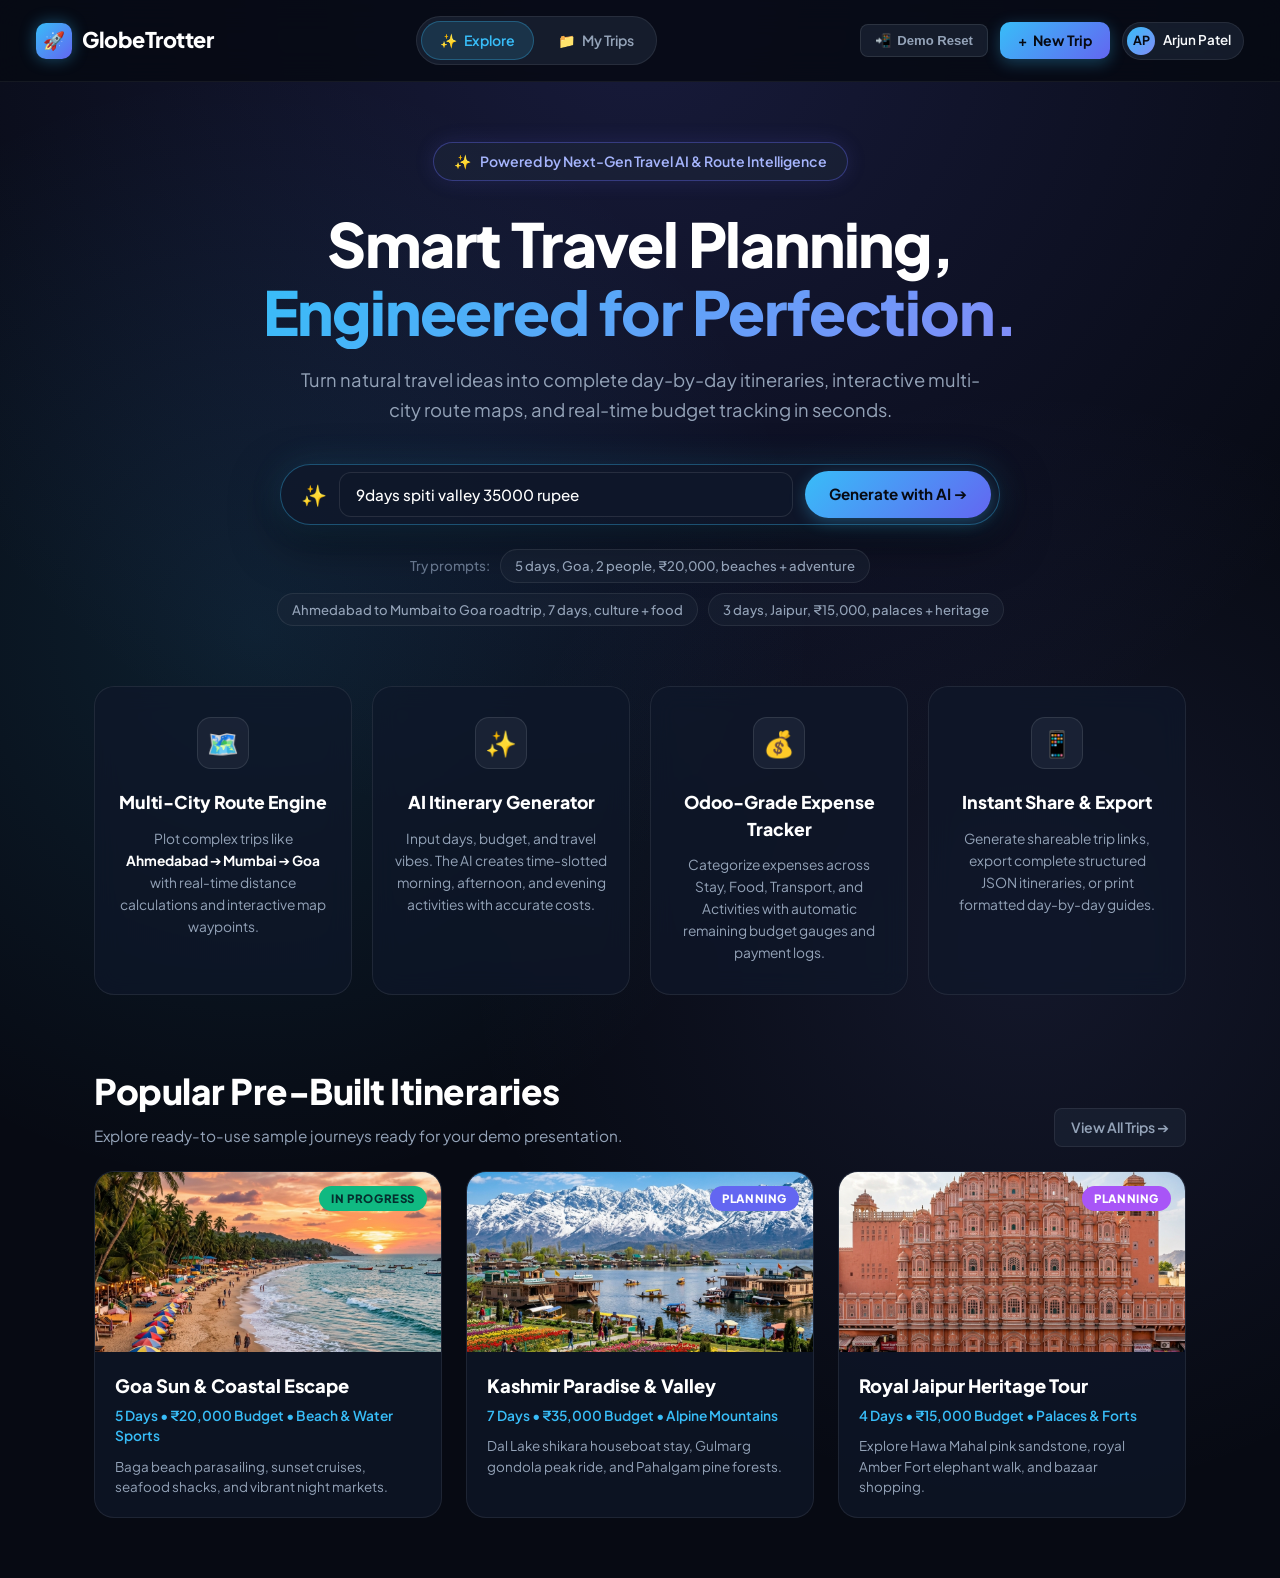
<file: static/index.html>
<!DOCTYPE html>
<html lang="en">
<head>
  <meta charset="UTF-8"/>
  <meta name="viewport" content="width=device-width, initial-scale=1.0"/>
  <meta name="description" content="GlobeTrotter — Smart Travel Planning, Engineered for Perfection."/>
  <title>GlobeTrotter — Smart AI Travel Planner</title>
  <link rel="stylesheet" href="/static/style.css"/>
  <link rel="preconnect" href="https://fonts.googleapis.com">
  <link rel="preconnect" href="https://fonts.gstatic.com" crossorigin>
  <link href="https://fonts.googleapis.com/css2?family=Plus+Jakarta+Sans:wght@400;500;600;700;800&display=swap" rel="stylesheet">
  <style>
    :root {
      --bg-dark: #070a13;
      --card-bg: rgba(15, 23, 42, 0.7);
      --border-glow: rgba(56, 189, 248, 0.35);
      --primary-cyan: #38bdf8;
      --primary-blue: #6366f1;
      --primary-gradient: linear-gradient(135deg, #38bdf8 0%, #6366f1 100%);
      --text-main: #f8fafc;
      --text-muted: #94a3b8;
    }

    * { box-sizing: border-box; margin: 0; padding: 0; }

    body {
      font-family: 'Plus Jakarta Sans', system-ui, -apple-system, sans-serif;
      background: var(--bg-dark);
      background-image: 
        radial-gradient(circle at 50% 0%, rgba(99, 102, 241, 0.18) 0%, transparent 50%),
        radial-gradient(circle at 20% 40%, rgba(56, 189, 248, 0.12) 0%, transparent 40%),
        radial-gradient(circle at 80% 60%, rgba(129, 140, 248, 0.1) 0%, transparent 40%);
      color: var(--text-main);
      min-height: 100vh;
      display: flex;
      flex-direction: column;
      overflow-x: hidden;
    }

    /* ── Header / Navbar ────────────────────────────────────────── */
    .nav-container {
      display: flex;
      align-items: center;
      justify-content: space-between;
      padding: 16px 36px;
      background: rgba(7, 10, 19, 0.85);
      backdrop-filter: blur(16px);
      border-bottom: 1px solid rgba(255, 255, 255, 0.06);
      position: sticky; top: 0; z-index: 500;
    }

    .brand-logo {
      display: flex; align-items: center; gap: 10px;
      text-decoration: none; font-size: 1.35rem; font-weight: 800;
      color: #ffffff; letter-spacing: -0.5px;
    }
    .brand-logo-icon {
      width: 36px; height: 36px;
      background: var(--primary-gradient);
      border-radius: 10px;
      display: flex; align-items: center; justify-content: center;
      font-size: 1.1rem;
      box-shadow: 0 0 16px rgba(56, 189, 248, 0.4);
    }

    .nav-center-pills {
      display: flex; align-items: center; gap: 6px;
      background: rgba(30, 41, 59, 0.6);
      border: 1px solid rgba(255, 255, 255, 0.08);
      padding: 4px; border-radius: 999px;
    }
    .nav-pill {
      color: var(--text-muted);
      text-decoration: none;
      padding: 8px 18px;
      border-radius: 999px;
      font-size: 0.88rem; font-weight: 600;
      display: flex; align-items: center; gap: 6px;
      transition: all 0.2s ease;
    }
    .nav-pill:hover { color: var(--text-main); background: rgba(255, 255, 255, 0.06); }
    .nav-pill.active {
      background: rgba(56, 189, 248, 0.15);
      color: var(--primary-cyan);
      border: 1px solid rgba(56, 189, 248, 0.3);
    }

    .nav-right-actions {
      display: flex; align-items: center; gap: 12px;
    }
    .btn-demo-reset {
      background: rgba(30, 41, 59, 0.6);
      border: 1px solid rgba(255, 255, 255, 0.1);
      color: var(--text-muted);
      padding: 8px 14px; border-radius: 8px;
      font-size: 0.82rem; font-weight: 600; cursor: pointer;
      display: flex; align-items: center; gap: 6px;
      transition: all 0.2s;
    }
    .btn-demo-reset:hover { color: #fff; border-color: rgba(255,255,255,0.3); }

    .btn-new-trip {
      background: var(--primary-gradient);
      color: #070a13; font-weight: 700; font-size: 0.88rem;
      padding: 8px 18px; border-radius: 10px;
      text-decoration: none;
      box-shadow: 0 4px 16px rgba(56, 189, 248, 0.3);
      transition: all 0.2s;
      display: flex; align-items: center; gap: 6px;
    }
    .btn-new-trip:hover { transform: translateY(-1px); box-shadow: 0 6px 20px rgba(56, 189, 248, 0.45); }

    .user-profile-pill {
      display: flex; align-items: center; gap: 8px;
      background: rgba(30, 41, 59, 0.6);
      border: 1px solid rgba(255, 255, 255, 0.08);
      padding: 4px 12px 4px 4px; border-radius: 999px;
    }
    .user-avatar-img {
      width: 28px; height: 28px; border-radius: 50%;
      background: linear-gradient(135deg, #38bdf8, #818cf8);
      display: flex; align-items: center; justify-content: center;
      font-weight: 700; font-size: 0.78rem; color: #070a13;
    }
    .user-name { font-size: 0.84rem; font-weight: 600; color: var(--text-main); }

    /* ── Hero Main Section ──────────────────────────────────────── */
    .hero-wrapper {
      max-width: 1140px;
      margin: 0 auto;
      padding: 60px 24px;
      text-align: center;
      display: flex; flex-direction: column; align-items: center;
    }

    .badge-ai-intel {
      display: inline-flex; align-items: center; gap: 8px;
      background: rgba(30, 41, 59, 0.5);
      border: 1px solid rgba(99, 102, 241, 0.4);
      box-shadow: 0 0 20px rgba(99, 102, 241, 0.15);
      border-radius: 999px;
      padding: 8px 20px;
      font-size: 0.88rem; font-weight: 600;
      color: #a5b4fc;
      margin-bottom: 28px;
    }

    .hero-main-title {
      font-size: 3.8rem; font-weight: 800;
      line-height: 1.12; letter-spacing: -1.2px;
      color: #ffffff; max-width: 860px;
      margin-bottom: 20px;
    }
    .hero-gradient-text {
      background: linear-gradient(135deg, #38bdf8 0%, #818cf8 100%);
      -webkit-background-clip: text;
      -webkit-text-fill-color: transparent;
    }

    .hero-subtitle {
      font-size: 1.15rem; color: var(--text-muted);
      max-width: 680px; line-height: 1.6;
      font-weight: 400; margin-bottom: 40px;
    }

    /* ── Interactive Prompt Input Bar ────────────────────────────── */
    .prompt-box-container {
      width: 100%; max-width: 720px;
      background: rgba(15, 23, 42, 0.75);
      border: 1.5px solid rgba(56, 189, 248, 0.35);
      box-shadow: 0 0 32px rgba(56, 189, 248, 0.15), 0 16px 48px rgba(0,0,0,0.5);
      border-radius: 999px;
      padding: 6px 8px 6px 20px;
      display: flex; align-items: center; gap: 12px;
      margin-bottom: 24px;
      transition: all 0.3s ease;
    }
    .prompt-box-container:focus-within {
      border-color: var(--primary-cyan);
      box-shadow: 0 0 40px rgba(56, 189, 248, 0.3), 0 20px 50px rgba(0,0,0,0.6);
    }
    .prompt-sparkle { font-size: 1.3rem; color: var(--primary-cyan); }
    .prompt-input {
      flex: 1; background: transparent; border: none; outline: none;
      color: #ffffff; font-size: 1.05rem; font-weight: 500;
      font-family: inherit;
    }
    .prompt-input::placeholder { color: #64748b; }
    
    .btn-generate-ai {
      background: var(--primary-gradient);
      color: #070a13; font-weight: 700; font-size: 0.95rem;
      padding: 12px 24px; border-radius: 999px; border: none;
      cursor: pointer; display: flex; align-items: center; gap: 8px;
      box-shadow: 0 4px 16px rgba(56, 189, 248, 0.3);
      transition: all 0.2s; white-space: nowrap;
      text-decoration: none;
    }
    .btn-generate-ai:hover { opacity: 0.92; transform: scale(1.02); }

    /* ── Try Prompt Chips ────────────────────────────────────────── */
    .chips-row {
      display: flex; align-items: center; justify-content: center;
      flex-wrap: wrap; gap: 10px; max-width: 850px;
      margin-bottom: 60px;
    }
    .chips-label { font-size: 0.84rem; color: #64748b; font-weight: 500; }
    .chip-item {
      background: rgba(30, 41, 59, 0.4);
      border: 1px solid rgba(255, 255, 255, 0.08);
      color: var(--text-muted); padding: 6px 14px;
      border-radius: 999px; font-size: 0.82rem; font-weight: 500;
      cursor: pointer; transition: all 0.2s; text-decoration: none;
    }
    .chip-item:hover {
      background: rgba(56, 189, 248, 0.12);
      border-color: rgba(56, 189, 248, 0.3);
      color: var(--primary-cyan);
    }

    /* ── 4 Feature Cards Grid ────────────────────────────────────── */
    .features-grid {
      display: grid;
      grid-template-columns: repeat(4, 1fr);
      gap: 20px;
      width: 100%; max-width: 1140px;
      margin-bottom: 70px;
    }
    .feature-card {
      background: rgba(15, 23, 42, 0.7);
      border: 1px solid rgba(255, 255, 255, 0.08);
      border-radius: 20px; padding: 30px 22px;
      text-align: center; transition: all 0.3s ease;
      backdrop-filter: blur(12px);
      display: flex; flex-direction: column; align-items: center;
    }
    .feature-card:hover {
      border-color: rgba(56, 189, 248, 0.4);
      transform: translateY(-6px);
      box-shadow: 0 16px 40px rgba(0, 0, 0, 0.5), 0 0 20px rgba(56, 189, 248, 0.15);
    }
    .feature-icon-box {
      width: 52px; height: 52px; border-radius: 14px;
      background: rgba(30, 41, 59, 0.7);
      border: 1px solid rgba(255, 255, 255, 0.1);
      display: flex; align-items: center; justify-content: center;
      font-size: 1.6rem; margin-bottom: 20px;
    }
    .feature-title {
      font-size: 1.1rem; font-weight: 800; color: #ffffff;
      margin-bottom: 12px;
    }
    .feature-desc {
      font-size: 0.86rem; color: var(--text-muted);
      line-height: 1.6; font-weight: 400;
    }
    .feature-desc strong { color: #ffffff; }

    /* ── Popular Pre-Built Itineraries Section ───────────────────── */
    .prebuilt-section {
      width: 100%; max-width: 1140px;
      text-align: left;
    }
    .prebuilt-header {
      display: flex; justify-content: space-between; align-items: flex-end;
      margin-bottom: 24px; flex-wrap: wrap; gap: 16px;
    }
    .prebuilt-title h2 {
      font-size: 2.2rem; font-weight: 800; color: #ffffff;
      letter-spacing: -0.5px; margin-bottom: 6px;
    }
    .prebuilt-title p {
      color: var(--text-muted); font-size: 0.96rem;
    }
    .btn-view-all {
      color: var(--text-muted); text-decoration: none; font-size: 0.88rem; font-weight: 600;
      padding: 8px 16px; border-radius: 8px; background: rgba(30, 41, 59, 0.5);
      border: 1px solid rgba(255, 255, 255, 0.08); transition: all 0.2s;
    }
    .btn-view-all:hover { color: var(--primary-cyan); border-color: rgba(56, 189, 248, 0.3); }

    .itinerary-cards-grid {
      display: grid;
      grid-template-columns: repeat(3, 1fr);
      gap: 24px;
    }
    .itinerary-card {
      background: rgba(15, 23, 42, 0.7);
      border: 1px solid rgba(255, 255, 255, 0.08);
      border-radius: 20px; overflow: hidden;
      transition: all 0.3s ease; text-decoration: none; color: inherit;
    }
    .itinerary-card:hover {
      border-color: rgba(56, 189, 248, 0.4);
      transform: translateY(-5px);
      box-shadow: 0 16px 36px rgba(0, 0, 0, 0.5);
    }
    .card-img-wrap {
      height: 180px; position: relative; overflow: hidden;
    }
    .card-img-wrap img {
      width: 100%; height: 100%; object-fit: cover;
      transition: transform 0.4s ease;
    }
    .itinerary-card:hover .card-img-wrap img { transform: scale(1.06); }
    .status-badge {
      position: absolute; top: 14px; right: 14px;
      padding: 4px 12px; border-radius: 999px;
      font-size: 0.72rem; font-weight: 800; letter-spacing: 0.6px;
      text-transform: uppercase;
    }
    .status-badge.in-progress { background: #10b981; color: #042f2e; }
    .status-badge.planning { background: #6366f1; color: #ffffff; }
    .status-badge.purple { background: #a855f7; color: #ffffff; }

    .itinerary-card-body { padding: 20px; }
    .itinerary-card-title { font-size: 1.15rem; font-weight: 800; color: #ffffff; margin-bottom: 6px; }
    .itinerary-card-sub { font-size: 0.86rem; color: var(--primary-cyan); font-weight: 600; margin-bottom: 10px; }
    .itinerary-card-desc { font-size: 0.84rem; color: var(--text-muted); line-height: 1.5; }

    @media (max-width: 900px) {
      .hero-main-title { font-size: 2.6rem; }
      .features-grid { grid-template-columns: repeat(2, 1fr); }
      .itinerary-cards-grid { grid-template-columns: 1fr; }
      .nav-container { padding: 12px 18px; flex-wrap: wrap; gap: 10px; }
    }
  </style>
</head>
<body>

  <!-- Navbar -->
  <header class="nav-container">
    <a href="/" class="brand-logo">
      <div class="brand-logo-icon">🚀</div>
      <span>GlobeTrotter</span>
    </a>

    <div class="nav-center-pills">
      <a href="/" class="nav-pill active">
        <span>✨</span> Explore
      </a>
      <a href="/static/dashboard.html" class="nav-pill">
        <span>📁</span> My Trips
      </a>
    </div>

    <div class="nav-right-actions">
      <button class="btn-demo-reset" onclick="location.reload()">
        <span>📲</span> Demo Reset
      </button>
      <a href="/static/create-trip.html" class="btn-new-trip">
        <span>+</span> New Trip
      </a>
      <div class="user-profile-pill">
        <div class="user-avatar-img">AP</div>
        <span class="user-name">Arjun Patel</span>
      </div>
    </div>
  </header>

  <!-- Hero Section -->
  <main class="hero-wrapper">
    <div class="badge-ai-intel">
      <span>✨</span> Powered by Next-Gen Travel AI & Route Intelligence
    </div>

    <h1 class="hero-main-title">
      Smart Travel Planning,<br/>
      <span class="hero-gradient-text">Engineered for Perfection.</span>
    </h1>

    <p class="hero-subtitle">
      Turn natural travel ideas into complete day-by-day itineraries, interactive multi-city route maps, and real-time budget tracking in seconds.
    </p>

    <!-- Prompt Search Input Box -->
    <div class="prompt-box-container">
      <span class="prompt-sparkle">✨</span>
      <input type="text" id="aiPromptInput" class="prompt-input" value="9days spiti valley 35000 rupee" placeholder="Describe your trip idea (e.g. 5 days in Goa with beaches)..."/>
      <a href="/static/create-trip.html" class="btn-generate-ai" onclick="submitAiPrompt(event)">
        Generate with AI ➔
      </a>
    </div>

    <!-- Try Prompts Chips -->
    <div class="chips-row">
      <span class="chips-label">Try prompts:</span>
      <div class="chip-item" onclick="setPrompt('5 days, Goa, 2 people, ₹20,000, beaches + adventure')">
        5 days, Goa, 2 people, ₹20,000, beaches + adventure
      </div>
      <div class="chip-item" onclick="setPrompt('Ahmedabad to Mumbai to Goa roadtrip, 7 days, culture + food')">
        Ahmedabad to Mumbai to Goa roadtrip, 7 days, culture + food
      </div>
      <div class="chip-item" onclick="setPrompt('3 days, Jaipur, ₹15,000, palaces + heritage')">
        3 days, Jaipur, ₹15,000, palaces + heritage
      </div>
    </div>

    <!-- 4 Feature Cards Grid (Matching User Screenshot 1) -->
    <div class="features-grid">
      <div class="feature-card">
        <div class="feature-icon-box">🗺️</div>
        <h3 class="feature-title">Multi-City Route Engine</h3>
        <p class="feature-desc">Plot complex trips like <strong>Ahmedabad ➔ Mumbai ➔ Goa</strong> with real-time distance calculations and interactive map waypoints.</p>
      </div>

      <div class="feature-card">
        <div class="feature-icon-box">✨</div>
        <h3 class="feature-title">AI Itinerary Generator</h3>
        <p class="feature-desc">Input days, budget, and travel vibes. The AI creates time-slotted morning, afternoon, and evening activities with accurate costs.</p>
      </div>

      <div class="feature-card">
        <div class="feature-icon-box">💰</div>
        <h3 class="feature-title">Odoo-Grade Expense Tracker</h3>
        <p class="feature-desc">Categorize expenses across Stay, Food, Transport, and Activities with automatic remaining budget gauges and payment logs.</p>
      </div>

      <div class="feature-card">
        <div class="feature-icon-box">📱</div>
        <h3 class="feature-title">Instant Share & Export</h3>
        <p class="feature-desc">Generate shareable trip links, export complete structured JSON itineraries, or print formatted day-by-day guides.</p>
      </div>
    </div>

    <!-- Popular Pre-Built Itineraries Section (Matching User Screenshot 1) -->
    <section class="prebuilt-section">
      <div class="prebuilt-header">
        <div class="prebuilt-title">
          <h2>Popular Pre-Built Itineraries</h2>
          <p>Explore ready-to-use sample journeys ready for your demo presentation.</p>
        </div>
        <a href="/static/dashboard.html" class="btn-view-all">View All Trips ➔</a>
      </div>

      <div class="itinerary-cards-grid">
        <a href="/static/trip-details.html?id=1" class="itinerary-card">
          <div class="card-img-wrap">
            <img src="/static/images/goa.jpg" alt="Goa Vacation"/>
            <span class="status-badge in-progress">IN PROGRESS</span>
          </div>
          <div class="itinerary-card-body">
            <h3 class="itinerary-card-title">Goa Sun & Coastal Escape</h3>
            <p class="itinerary-card-sub">5 Days • ₹20,000 Budget • Beach & Water Sports</p>
            <p class="itinerary-card-desc">Baga beach parasailing, sunset cruises, seafood shacks, and vibrant night markets.</p>
          </div>
        </a>

        <a href="/static/trip-details.html?id=2" class="itinerary-card">
          <div class="card-img-wrap">
            <img src="/static/images/kashmir.jpg" alt="Kashmir Retreat"/>
            <span class="status-badge planning">PLANNING</span>
          </div>
          <div class="itinerary-card-body">
            <h3 class="itinerary-card-title">Kashmir Paradise & Valley</h3>
            <p class="itinerary-card-sub">7 Days • ₹35,000 Budget • Alpine Mountains</p>
            <p class="itinerary-card-desc">Dal Lake shikara houseboat stay, Gulmarg gondola peak ride, and Pahalgam pine forests.</p>
          </div>
        </a>

        <a href="/static/trip-details.html?id=3" class="itinerary-card">
          <div class="card-img-wrap">
            <img src="/static/images/jaipur.jpg" alt="Jaipur Heritage"/>
            <span class="status-badge purple">PLANNING</span>
          </div>
          <div class="itinerary-card-body">
            <h3 class="itinerary-card-title">Royal Jaipur Heritage Tour</h3>
            <p class="itinerary-card-sub">4 Days • ₹15,000 Budget • Palaces & Forts</p>
            <p class="itinerary-card-desc">Explore Hawa Mahal pink sandstone, royal Amber Fort elephant walk, and bazaar shopping.</p>
          </div>
        </a>
      </div>
    </section>

  </main>

  <script>
    function setPrompt(text) {
      document.getElementById('aiPromptInput').value = text;
    }
    function submitAiPrompt(e) {
      const val = document.getElementById('aiPromptInput').value;
      if (val) {
        localStorage.setItem('globetrotter_ai_prompt', val);
      }
    }
  </script>
</body>
</html>
</file>
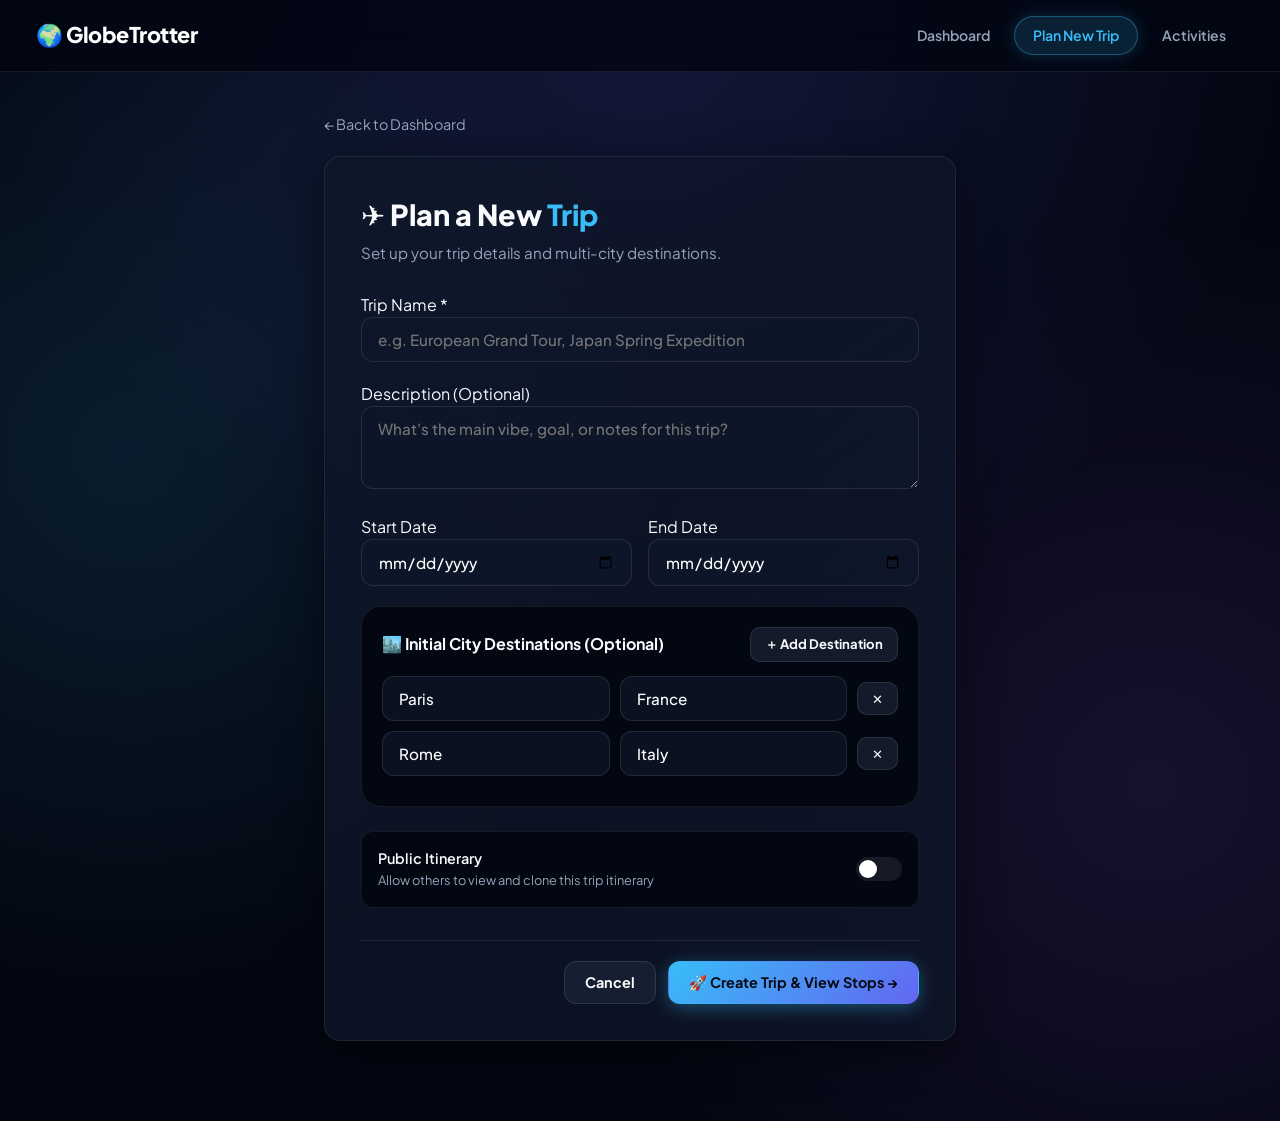
<file: static/create-trip.html>
<!DOCTYPE html>
<html lang="en">
<head>
  <meta charset="UTF-8"/>
  <meta name="viewport" content="width=device-width, initial-scale=1.0"/>
  <meta name="description" content="Plan a new travel adventure on GlobeTrotter — set dates, trip name, multi-city stops, and description."/>
  <title>Plan New Trip — GlobeTrotter</title>
  <link rel="stylesheet" href="/static/style.css"/>
  <style>
    .create-wrapper {
      max-width: 680px;
      margin: 40px auto 80px;
      padding: 0 24px;
    }

    .back-link {
      display: inline-flex; align-items: center; gap: 6px;
      color: var(--muted); text-decoration: none; font-size: 0.9rem;
      margin-bottom: 20px; transition: color var(--transition);
    }
    .back-link:hover { color: var(--primary); }

    .create-card {
      background: var(--surface);
      border: 1px solid var(--border);
      border-radius: 16px;
      padding: 36px;
      box-shadow: var(--shadow);
    }

    .form-header {
      margin-bottom: 28px;
    }
    .form-header h1 { font-size: 1.8rem; font-weight: 800; margin-bottom: 6px; }
    .form-header h1 span { color: var(--primary); }
    .form-header p { color: var(--muted); font-size: 0.95rem; }

    .form-section {
      display: flex; flex-direction: column; gap: 20px;
    }

    .date-row {
      display: grid; grid-template-columns: 1fr 1fr; gap: 16px;
    }

    .error-box {
      background: rgba(248,113,113,.12);
      border: 1px solid var(--danger);
      color: #f87171;
      padding: 12px 16px; border-radius: var(--radius-sm);
      font-size: 0.88rem; font-weight: 500;
      display: none; margin-bottom: 16px;
    }

    .visibility-toggle {
      display: flex; align-items: center; justify-content: space-between;
      padding: 16px; background: var(--bg); border: 1px solid var(--border);
      border-radius: var(--radius-sm); margin-top: 4px;
    }
    .visibility-toggle .info { display: flex; flex-direction: column; gap: 2px; }
    .visibility-toggle .title { font-size: 0.9rem; font-weight: 600; }
    .visibility-toggle .sub { font-size: 0.8rem; color: var(--muted); }

    .toggle-switch {
      position: relative; width: 46px; height: 24px;
    }
    .toggle-switch input { opacity: 0; width: 0; height: 0; }
    .slider {
      position: absolute; cursor: pointer; inset: 0;
      background-color: var(--border); border-radius: 24px;
      transition: .3s;
    }
    .slider:before {
      position: absolute; content: ""; height: 18px; width: 18px;
      left: 3px; bottom: 3px; background-color: white;
      border-radius: 50%; transition: .3s;
    }
    input:checked + .slider { background-color: var(--primary); }
    input:checked + .slider:before { transform: translateX(22px); }

    /* Stops inputs */
    .stops-box {
      border: 1px solid var(--border);
      border-radius: var(--radius);
      padding: 20px; background: var(--bg);
    }
    .stops-box-header {
      display: flex; justify-content: space-between; align-items: center;
      margin-bottom: 14px;
    }
    .stops-box-header h3 { font-size: 1rem; font-weight: 700; }

    .stop-row-input {
      display: grid; grid-template-columns: 1fr 1fr auto; gap: 10px;
      margin-bottom: 10px; align-items: center;
    }

    .form-actions {
      display: flex; justify-content: flex-end; gap: 12px;
      margin-top: 32px; padding-top: 20px; border-top: 1px solid var(--border);
    }
  </style>
</head>
<body>

  <!-- Navbar -->
  <nav class="navbar">
    <a href="/" class="logo">🌍 GlobeTrotter</a>
    <nav>
      <a href="/static/dashboard.html">Dashboard</a>
      <a href="/static/create-trip.html" class="active">Plan New Trip</a>
      <a href="/static/activities.html">Activities</a>
    </nav>
  </nav>

  <div class="create-wrapper">

    <a href="/static/dashboard.html" class="back-link">← Back to Dashboard</a>

    <div class="create-card">

      <div class="form-header">
        <h1>✈️ Plan a New <span>Trip</span></h1>
        <p>Set up your trip details and multi-city destinations.</p>
      </div>

      <div class="error-box" id="errorBox"></div>

      <form id="createTripForm" onsubmit="handleTripSubmit(event)">

        <div class="form-section">

          <!-- Trip Name -->
          <div class="form-group">
            <label for="tripName">Trip Name *</label>
            <input
              type="text"
              id="tripName"
              placeholder="e.g. European Grand Tour, Japan Spring Expedition"
              required
            />
          </div>

          <!-- Description -->
          <div class="form-group">
            <label for="tripDesc">Description (Optional)</label>
            <textarea
              id="tripDesc"
              rows="3"
              placeholder="What's the main vibe, goal, or notes for this trip?"
            ></textarea>
          </div>

          <!-- Dates -->
          <div class="date-row">
            <div class="form-group">
              <label for="startDate">Start Date</label>
              <input type="date" id="startDate"/>
            </div>
            <div class="form-group">
              <label for="endDate">End Date</label>
              <input type="date" id="endDate"/>
            </div>
          </div>

          <!-- Multi-City Stops (Optional Initial Destinations) -->
          <div class="stops-box">
            <div class="stops-box-header">
              <h3>🏙️ Initial City Destinations (Optional)</h3>
              <button type="button" class="btn btn-outline btn-sm" onclick="addStopInputRow()">＋ Add Destination</button>
            </div>
            <div id="stopRowsContainer">
              <!-- Dynamically added -->
            </div>
          </div>

          <!-- Public Toggle -->
          <div class="visibility-toggle">
            <div class="info">
              <span class="title">Public Itinerary</span>
              <span class="sub">Allow others to view and clone this trip itinerary</span>
            </div>
            <label class="toggle-switch">
              <input type="checkbox" id="isPublic"/>
              <span class="slider"></span>
            </label>
          </div>

        </div><!-- /form-section -->

        <div class="form-actions">
          <a href="/static/dashboard.html" class="btn btn-outline">Cancel</a>
          <button type="submit" class="btn btn-primary" id="submitBtn">🚀 Create Trip & View Stops →</button>
        </div>

      </form>

    </div><!-- /create-card -->

  </div>

  <div id="toast"></div>

<script>
  let stopCount = 0;

  function addStopInputRow(defaultCity = '', defaultCountry = '') {
    stopCount++;
    const container = document.getElementById('stopRowsContainer');
    const row = document.createElement('div');
    row.className = 'stop-row-input';
    row.id = `stopRow_${stopCount}`;
    row.innerHTML = `
      <input type="text" class="stop-city" placeholder="City (e.g. Paris)" value="${defaultCity}"/>
      <input type="text" class="stop-country" placeholder="Country (e.g. France)" value="${defaultCountry}"/>
      <button type="button" class="btn btn-outline btn-sm" onclick="removeStopRow(${stopCount})">✕</button>
    `;
    container.appendChild(row);
  }

  function removeStopRow(id) {
    const row = document.getElementById(`stopRow_${id}`);
    if (row) row.remove();
  }

  // Pre-populate with two sample destinations for easy testing!
  addStopInputRow('Paris', 'France');
  addStopInputRow('Rome', 'Italy');

  async function handleTripSubmit(e) {
    e.preventDefault();
    const errorBox  = document.getElementById('errorBox');
    const submitBtn = document.getElementById('submitBtn');
    errorBox.style.display = 'none';

    const name        = document.getElementById('tripName').value.trim();
    const description = document.getElementById('tripDesc').value.trim();
    const startDate   = document.getElementById('startDate').value;
    const endDate     = document.getElementById('endDate').value;
    const isPublic    = document.getElementById('isPublic').checked;

    /* Gather multi-city stops */
    const stopRows = document.querySelectorAll('.stop-row-input');
    const stops = [];
    stopRows.forEach((row, index) => {
      const city = row.querySelector('.stop-city').value.trim();
      const country = row.querySelector('.stop-country').value.trim();
      if (city) {
        stops.push({
          city: city,
          country: country,
          stop_order: index + 1
        });
      }
    });

    if (!name) {
      showError('Please enter a trip name.');
      return;
    }

    if (startDate && endDate && endDate < startDate) {
      showError('End date cannot be earlier than the start date.');
      return;
    }

    submitBtn.disabled = true;
    submitBtn.textContent = '⏳ Creating Trip...';

    try {
      const res = await fetch('/api/trips', {
        method: 'POST',
        headers: { 'Content-Type': 'application/json' },
        body: JSON.stringify({
          name: name,
          title: name,
          description: description,
          start_date: startDate,
          end_date: endDate,
          is_public: isPublic ? 1 : 0,
          owner_id: 1,
          stops: stops
        })
      });

      const json = await res.json();

      if (json.success && json.data) {
        showToast('✅ Multi-city trip created! Redirecting...', 'green');
        setTimeout(() => {
          window.location.href = `/static/trip-details.html?id=${json.data.id}`;
        }, 800);
      } else {
        showError(json.message || 'Failed to create trip.');
        submitBtn.disabled = false;
        submitBtn.textContent = '🚀 Create Trip & View Stops →';
      }

    } catch(err) {
      showError('Server connection error. Ensure Flask server is running.');
      submitBtn.disabled = false;
      submitBtn.textContent = '🚀 Create Trip & View Stops →';
    }
  }

  function showError(msg) {
    const errorBox = document.getElementById('errorBox');
    errorBox.textContent = '⚠️ ' + msg;
    errorBox.style.display = 'block';
  }

  let toastTimer;
  function showToast(msg, type = 'green') {
    const t = document.getElementById('toast');
    clearTimeout(toastTimer);
    t.textContent = msg;
    t.className   = `show ${type}`;
    toastTimer = setTimeout(() => { t.className = ''; }, 3000);
  }
</script>

</body>
</html>
</file>
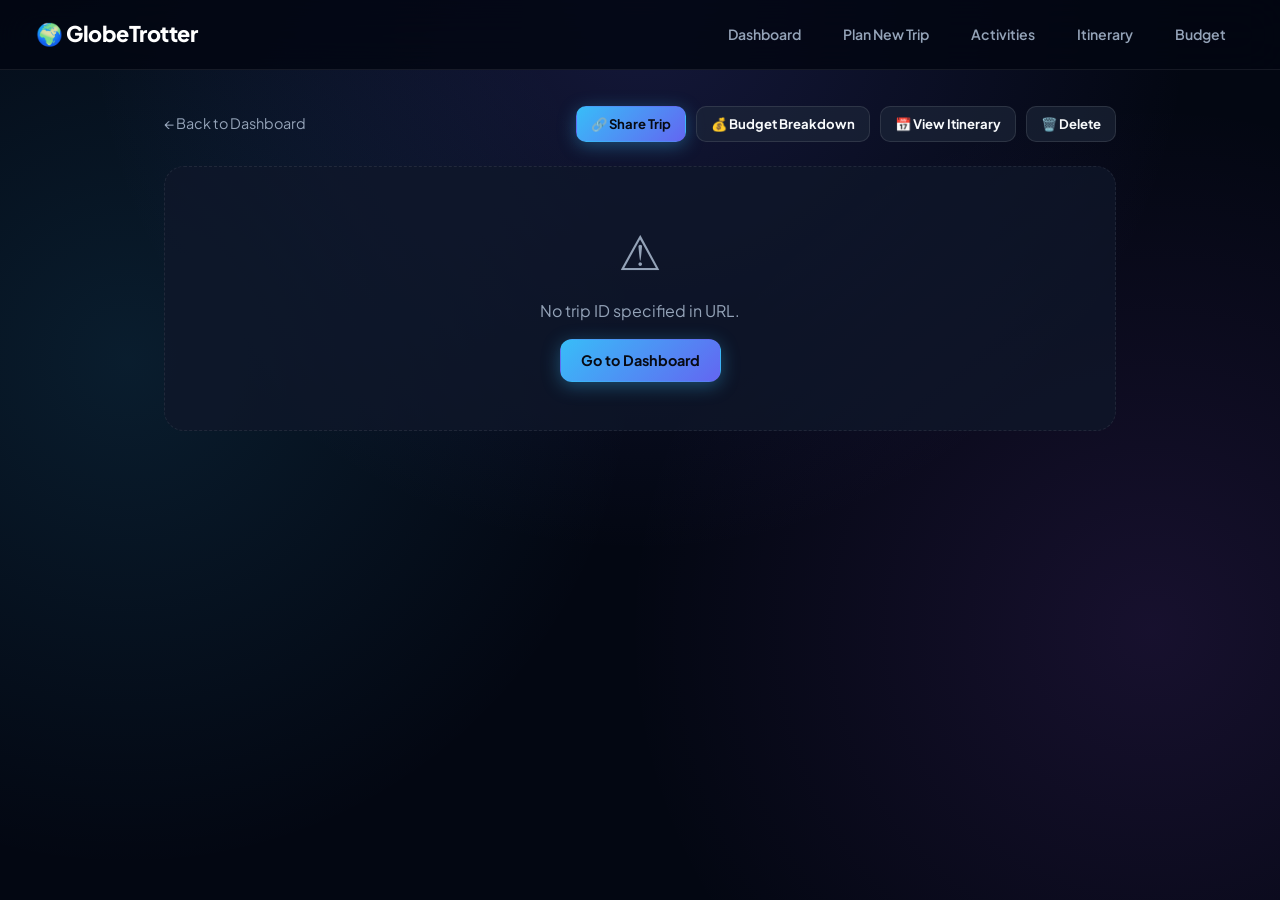
<file: static/trip-details.html>
<!DOCTYPE html>
<html lang="en">
<head>
  <meta charset="UTF-8"/>
  <meta name="viewport" content="width=device-width, initial-scale=1.0"/>
  <meta name="description" content="GlobeTrotter Trip Details — Multi-city destination itinerary, city stops, and trip summary experience."/>
  <title>Trip Summary & Destinations — GlobeTrotter</title>
  <link rel="stylesheet" href="/static/style.css"/>
  <style>
    .details-wrapper {
      max-width: 1000px;
      margin: 36px auto 80px;
      padding: 0 24px;
    }

    .top-nav {
      display: flex; justify-content: space-between; align-items: center;
      margin-bottom: 24px;
    }
    .back-link {
      display: inline-flex; align-items: center; gap: 6px;
      color: var(--muted); text-decoration: none; font-size: 0.9rem;
      transition: color var(--transition);
    }
    .back-link:hover { color: var(--primary); }

    /* Trip Header Banner */
    .trip-banner {
      background: linear-gradient(135deg, #0f172a 0%, #1e293b 100%);
      border: 1px solid var(--border);
      border-radius: 20px;
      padding: 36px;
      position: relative;
      overflow: hidden;
      margin-bottom: 28px;
      box-shadow: var(--shadow);
    }
    .trip-banner::after {
      content: '✈️';
      position: absolute; right: 24px; bottom: 10px;
      font-size: 7rem; opacity: 0.12; pointer-events: none;
    }

    .banner-meta {
      display: flex; gap: 10px; align-items: center;
      margin-bottom: 12px; flex-wrap: wrap;
    }

    .trip-title { font-size: 2.2rem; font-weight: 800; margin-bottom: 12px; }

    .trip-info-pills {
      display: flex; gap: 20px; flex-wrap: wrap;
      color: var(--muted); font-size: 0.9rem; margin-top: 16px;
    }
    .info-pill { display: flex; align-items: center; gap: 6px; }

    /* ── Executive Trip Summary Experience (M3 Turn 5) ── */
    .summary-card {
      background: linear-gradient(135deg, rgba(15,23,42,.9) 0%, rgba(30,41,59,.75) 100%);
      border: 1px solid rgba(56,189,248,.35);
      border-radius: 20px;
      padding: 28px 32px;
      margin-bottom: 32px;
      box-shadow: 0 12px 36px rgba(0,0,0,.45);
    }
    .summary-card-header {
      font-size: 1.15rem; font-weight: 800; color: #ffffff;
      margin-bottom: 20px; display: flex; justify-content: space-between; align-items: center;
    }
    .summary-grid {
      display: grid; grid-template-columns: repeat(auto-fit, minmax(170px, 1fr));
      gap: 16px; margin-bottom: 24px;
    }
    .summary-item {
      background: rgba(15,23,42,.65); border: 1px solid var(--border);
      padding: 14px 18px; border-radius: 14px;
    }
    .summary-label { font-size: 0.74rem; text-transform: uppercase; color: var(--muted); font-weight: 700; letter-spacing: 0.6px; margin-bottom: 4px; }
    .summary-value { font-size: 1.25rem; font-weight: 800; color: #f8fafc; }
    .summary-value.green { color: var(--success); }
    .summary-value.cyan  { color: var(--primary); }

    .destination-journey-box {
      background: rgba(15,23,42,.8); border: 1px solid var(--border);
      padding: 18px 22px; border-radius: 14px;
    }
    .journey-flow {
      display: flex; align-items: center; gap: 10px; flex-wrap: wrap; margin-top: 10px;
    }
    .journey-stop-pill {
      background: var(--surface); border: 1px solid rgba(56,189,248,.3);
      padding: 6px 14px; border-radius: 999px; font-weight: 700; font-size: 0.88rem;
      color: #f8fafc; display: inline-flex; align-items: center; gap: 6px;
    }
    .journey-arrow { color: var(--primary); font-weight: 800; font-size: 1.1rem; }

    .description-card {
      background: var(--surface);
      border: 1px solid var(--border);
      border-radius: var(--radius);
      padding: 24px;
      margin-bottom: 32px;
    }
    .description-card h3 { font-size: 1.05rem; font-weight: 700; margin-bottom: 8px; }
    .description-card p  { color: var(--muted); font-size: 0.95rem; line-height: 1.6; }

    /* ── Trip → Stop → Activities Architecture ── */
    .dest-section { margin-bottom: 40px; }
    .section-title {
      font-size: 1.3rem; font-weight: 700; margin-bottom: 20px;
      display: flex; justify-content: space-between; align-items: center;
    }

    .stops-container {
      display: flex; flex-direction: column; gap: 24px;
    }

    .stop-block {
      background: var(--surface);
      border: 1px solid var(--border);
      border-radius: 16px;
      padding: 28px;
      transition: border-color var(--transition);
    }
    .stop-block:hover { border-color: rgba(56,189,248,.4); }

    .stop-header {
      display: flex; justify-content: space-between; align-items: flex-start;
      padding-bottom: 18px; border-bottom: 1px solid var(--border);
      margin-bottom: 20px; flex-wrap: wrap; gap: 12px;
    }

    .stop-header-info { display: flex; align-items: center; gap: 14px; }
    .stop-badge {
      width: 40px; height: 40px; border-radius: 50%;
      background: rgba(56,189,248,.12); color: var(--primary);
      font-weight: 800; font-size: 1.05rem;
      display: flex; align-items: center; justify-content: center;
      border: 1px solid rgba(56,189,248,.3); flex-shrink: 0;
    }

    .city-heading { font-size: 1.4rem; font-weight: 800; color: #f8fafc; }
    .stop-dates-sub { font-size: 0.85rem; color: var(--accent); font-weight: 600; margin-top: 2px; }

    .stop-header-actions { display: flex; align-items: center; gap: 8px; }
    .btn-icon {
      padding: 5px 10px; font-size: 0.85rem; border-radius: 6px;
      background: var(--bg); border: 1px solid var(--border);
      color: var(--text); cursor: pointer; transition: background .2s;
    }
    .btn-icon:hover { background: var(--border); }

    /* Assigned Activities List inside City Stop */
    .stop-activities-box {
      background: var(--bg);
      border: 1px solid var(--border);
      border-radius: 12px;
      padding: 20px;
    }

    .activities-box-title {
      font-size: 0.95rem; font-weight: 700; color: var(--muted);
      margin-bottom: 14px; display: flex; justify-content: space-between; align-items: center;
    }

    .activity-row {
      background: var(--surface);
      border: 1px solid var(--border);
      border-radius: var(--radius-sm);
      padding: 16px 20px;
      display: flex; justify-content: space-between; align-items: center;
      margin-bottom: 12px; gap: 14px; flex-wrap: wrap;
    }
    .activity-row:last-child { margin-bottom: 0; }

    .act-info { display: flex; align-items: center; gap: 14px; flex: 1; min-width: 260px; }
    .act-name { font-size: 1.05rem; font-weight: 700; color: #f8fafc; margin-bottom: 4px; }
    .act-meta { font-size: 0.83rem; color: var(--muted); display: flex; gap: 14px; flex-wrap: wrap; }
    .act-schedule-badge {
      background: rgba(56,189,248,.12); color: var(--primary);
      border: 1px solid rgba(56,189,248,.3); padding: 3px 8px; border-radius: 6px;
      font-weight: 600; font-size: 0.78rem; display: inline-flex; align-items: center; gap: 4px;
    }

    .act-actions { display: flex; align-items: center; gap: 8px; }

    .empty-stop-activities {
      text-align: center; padding: 24px; color: var(--muted); font-size: 0.88rem;
    }

    .empty-destinations {
      background: var(--surface);
      border: 1px dashed var(--border);
      border-radius: var(--radius);
      padding: 48px 24px; text-align: center; color: var(--muted);
    }
    .empty-destinations .icon { font-size: 3rem; margin-bottom: 12px; }

    /* Modal Form Overlay */
    .modal-overlay {
      position: fixed; inset: 0;
      background: rgba(0,0,0,.68); backdrop-filter: blur(4px);
      display: none; align-items: center; justify-content: center;
      z-index: 500;
    }
    .modal-overlay.open { display: flex; }
    .modal {
      background: var(--surface); border: 1px solid var(--border);
      border-radius: 18px; padding: 32px; width: 100%; max-width: 480px;
      animation: slideUp .25s ease;
      box-shadow: 0 16px 48px rgba(0,0,0,.6);
    }
    @keyframes slideUp { from{transform:translateY(20px);opacity:0} to{transform:translateY(0);opacity:1} }
    .modal h3 { font-size: 1.25rem; font-weight: 700; margin-bottom: 20px; }
    .form-row { display: grid; grid-template-columns: 1fr 1fr; gap: 12px; }
    .form-group { margin-bottom: 14px; }
    .modal-footer { display: flex; justify-content: flex-end; gap: 10px; margin-top: 24px; }
  </style>
</head>
<body>

  <!-- Navbar -->
  <nav class="navbar">
    <a href="/" class="logo">🌍 GlobeTrotter</a>
    <nav>
      <a href="/static/dashboard.html">Dashboard</a>
      <a href="/static/create-trip.html">Plan New Trip</a>
      <a href="/static/activities.html">Activities</a>
      <a href="/static/itinerary.html">Itinerary</a>
      <a href="/static/budget.html">Budget</a>
    </nav>
  </nav>

  <div class="details-wrapper">

    <div class="top-nav">
      <a href="/static/dashboard.html" class="back-link">← Back to Dashboard</a>
      <div style="display:flex;gap:10px">
        <button class="btn btn-primary btn-sm" onclick="shareCurrentTrip()">🔗 Share Trip</button>
        <a id="viewBudgetBtn" href="/static/budget.html" class="btn btn-outline btn-sm">💰 Budget Breakdown</a>
        <a id="viewItineraryBtn" href="/static/itinerary.html" class="btn btn-outline btn-sm">📅 View Itinerary</a>
        <button class="btn btn-outline btn-sm" onclick="deleteCurrentTrip()">🗑️ Delete</button>
      </div>
    </div>

    <div id="tripDetailsContainer">
      <div class="empty-destinations">
        <div class="icon">⏳</div>
        <p>Loading trip & itinerary stops...</p>
      </div>
    </div>

  </div>

  <!-- Modal 1: Add or Edit Destination Stop -->
  <div class="modal-overlay" id="stopModal" onclick="closeStopModalOutside(event)">
    <div class="modal">
      <h3 id="modalTitle">📍 Add Destination</h3>
      <input type="hidden" id="editStopId" value=""/>

      <div class="form-group">
        <label>City Name *</label>
        <input type="text" id="stopCity" placeholder="e.g. Paris, Rome, Tokyo"/>
      </div>
      <div class="form-group">
        <label>Country (Optional)</label>
        <input type="text" id="stopCountry" placeholder="e.g. France, Italy, Japan"/>
      </div>
      <div class="form-row">
        <div class="form-group">
          <label>Arrive Date</label>
          <input type="date" id="stopStartDate"/>
        </div>
        <div class="form-group">
          <label>Depart Date</label>
          <input type="date" id="stopEndDate"/>
        </div>
      </div>
      <div class="modal-footer">
        <button class="btn btn-outline btn-sm" onclick="closeStopModal()">Cancel</button>
        <button class="btn btn-primary btn-sm" onclick="saveStop()">Save Destination →</button>
      </div>
    </div>
  </div>

  <!-- Modal 2: Edit Itinerary Activity (Date, Time, Notes) -->
  <div class="modal-overlay" id="scheduleModal" onclick="closeScheduleModalOutside(event)">
    <div class="modal">
      <h3 id="schedModalTitle">⏰ Edit Activity Schedule</h3>
      <input type="hidden" id="schedLinkId" value=""/>
      <p id="schedActName" style="color:var(--primary);font-weight:700;margin-bottom:16px"></p>

      <div class="form-row">
        <div class="form-group">
          <label>Assigned Date</label>
          <input type="date" id="schedDate"/>
        </div>
        <div class="form-group">
          <label>Assigned Time</label>
          <input type="text" id="schedTime" placeholder="e.g. 09:30 AM, 14:00"/>
        </div>
      </div>

      <div class="form-group">
        <label>Notes / Reminders (Optional)</label>
        <input type="text" id="schedNotes" placeholder="e.g. Bring tickets, wear comfortable shoes"/>
      </div>

      <div class="modal-footer">
        <button class="btn btn-outline btn-sm" onclick="closeScheduleModal()">Cancel</button>
        <button class="btn btn-primary btn-sm" onclick="saveSchedule()">Save Schedule →</button>
      </div>
    </div>
  </div>

  <div id="toast"></div>

<script>
  let currentTripId = null;
  let currentTripData = null;
  let currentBudget = null;

  async function loadTripDetails() {
    const params = new URLSearchParams(window.location.search);
    currentTripId = params.get('id');

    if (!currentTripId) {
      document.getElementById('tripDetailsContainer').innerHTML = `
        <div class="empty-destinations">
          <div class="icon">⚠️</div>
          <p>No trip ID specified in URL.</p>
          <a href="/static/dashboard.html" class="btn btn-primary" style="margin-top:16px">Go to Dashboard</a>
        </div>`;
      return;
    }
    const itinBtn   = document.getElementById('viewItineraryBtn');
    const budgetBtn = document.getElementById('viewBudgetBtn');
    if (itinBtn)   itinBtn.href   = `/static/itinerary.html?trip_id=${currentTripId}`;
    if (budgetBtn) budgetBtn.href = `/static/budget.html?trip_id=${currentTripId}`;

    try {
      const [tripRes, budgetRes] = await Promise.all([
        fetch(`/api/trips/${currentTripId}`),
        fetch(`/api/trips/${currentTripId}/budget`)
      ]);

      const json = await tripRes.json();
      if (budgetRes.ok) {
        const bJson = await budgetRes.json();
        if (bJson.success) currentBudget = bJson.data;
      }

      if (!json.success || !json.data) {
        document.getElementById('tripDetailsContainer').innerHTML = `
          <div class="empty-destinations">
            <div class="icon">❌</div>
            <p>Trip not found.</p>
            <a href="/static/dashboard.html" class="btn btn-primary" style="margin-top:16px">Go to Dashboard</a>
          </div>`;
        return;
      }

      currentTripData = json.data;
      renderTripPage(currentTripData, currentBudget);

    } catch(err) {
      document.getElementById('tripDetailsContainer').innerHTML = `
        <div class="empty-destinations">
          <div class="icon">⚠️</div>
          <p>Error loading trip details.</p>
        </div>`;
    }
  }

  function formatDateRange(startStr, endStr) {
    if (!startStr && !endStr) return 'Dates Flexible';
    
    function fmt(dStr) {
      if (!dStr) return '';
      const parts = dStr.split('-');
      if (parts.length === 3) {
        const dateObj = new Date(parts[0], parts[1]-1, parts[2]);
        return dateObj.toLocaleDateString('en-US', { day: 'numeric', month: 'short' });
      }
      return dStr;
    }

    const startFmt = fmt(startStr);
    const endFmt   = fmt(endStr);

    if (startFmt && endFmt) return `${startFmt} → ${endFmt}`;
    return startFmt || endFmt;
  }

  function renderTripPage(trip, budget) {
    const today = new Date().toISOString().split('T')[0];
    const isUpcoming = !trip.end_date || trip.end_date >= today;
    const statusTag  = isUpcoming ? '🟢 Upcoming' : '⚫ Past';
    const publicTag  = trip.is_public ? '🌐 Public' : '🔒 Private';

    let durationDays = 1;
    let durationText = 'Flexible Duration';
    if (trip.start_date && trip.end_date) {
      const start = new Date(trip.start_date);
      const end   = new Date(trip.end_date);
      const diffDays = Math.ceil((end - start) / (1000 * 60 * 60 * 24)) + 1;
      if (diffDays > 0) {
        durationDays = diffDays;
        durationText = `${diffDays} Days`;
      }
    }

    const stops = trip.stops || [];

    // Calculate total activities count across all stops
    let totalActsCount = 0;
    stops.forEach(s => { totalActsCount += (s.activities || []).length; });

    // Budget Engine figures
    const totalCost = budget ? budget.total_cost : 0;
    const avgDaily  = budget ? budget.avg_cost_per_day : (durationDays > 0 ? (totalCost / durationDays) : 0);

    document.getElementById('tripDetailsContainer').innerHTML = `
      <!-- Trip Banner -->
      <div class="trip-banner">
        <div class="banner-meta">
          <span class="badge badge-Sightseeing">${statusTag}</span>
          <span class="badge badge-Culture">${publicTag}</span>
          <span class="badge badge-Nature">${stops.length} Destination${stops.length !== 1 ? 's' : ''}</span>
        </div>

        <h1 class="trip-title">${escHtml(trip.title)}</h1>

        <div class="trip-info-pills">
          <div class="info-pill">
            📅 <span>${trip.start_date ? trip.start_date + (trip.end_date ? ' → ' + trip.end_date : '') : 'Dates flexible'}</span>
          </div>
          <div class="info-pill">
            ⏱ <span>${durationText}</span>
          </div>
          <div class="info-pill">
            👤 <span>Created by ${escHtml(trip.owner_name || 'Traveler')}</span>
          </div>
        </div>
      </div>

      <!-- ── Executive Trip Summary Experience (M3 Turn 5) ── -->
      <div class="summary-card">
        <div class="summary-card-header">
          <span>✨ Executive Trip Summary</span>
          <span style="font-size:0.82rem;color:var(--muted);font-weight:600">Quick Judge At-a-Glance Overview</span>
        </div>

        <div class="summary-grid">
          <div class="summary-item">
            <div class="summary-label">Trip Name</div>
            <div class="summary-value" style="font-size:1.1rem">${escHtml(trip.title)}</div>
          </div>

          <div class="summary-item">
            <div class="summary-label">Date Range</div>
            <div class="summary-value cyan" style="font-size:1rem">${formatDateRange(trip.start_date, trip.end_date)}</div>
          </div>

          <div class="summary-item">
            <div class="summary-label">Destinations</div>
            <div class="summary-value">${stops.length} Stop${stops.length !== 1 ? 's' : ''}</div>
          </div>

          <div class="summary-item">
            <div class="summary-label">Activities</div>
            <div class="summary-value">${totalActsCount} Scheduled</div>
          </div>

          <div class="summary-item">
            <div class="summary-label">Estimated Total Cost</div>
            <div class="summary-value green">₹${totalCost.toFixed(2)}</div>
          </div>

          <div class="summary-item">
            <div class="summary-label">Average Daily Cost</div>
            <div class="summary-value green">₹${avgDaily.toFixed(2)} / day</div>
          </div>
        </div>

        <!-- Destination Journey Flow Breadcrumb -->
        <div class="destination-journey-box">
          <div class="summary-label">🗺️ Destination Journey Flow</div>
          ${stops.length === 0 ? `
            <div style="font-size:0.88rem;color:var(--muted);margin-top:6px">No city stops added yet.</div>
          ` : `
            <div class="journey-flow">
              ${stops.map((s, idx) => `
                <div class="journey-stop-pill">
                  📍 <span>${escHtml(s.city)}</span>${s.country ? `, ${escHtml(s.country)}` : ''}
                </div>
                ${idx < stops.length - 1 ? `<span class="journey-arrow">➔</span>` : ''}
              `).join('')}
            </div>
          `}
        </div>
      </div>

      ${trip.description ? `
        <div class="description-card">
          <h3>📝 Trip Description</h3>
          <p>${escHtml(trip.description)}</p>
        </div>
      ` : ''}

      <!-- ── Multi-City Stops & Assigned Activities (Trip -> Stop -> Activities) ── -->
      <div class="dest-section">
        <div class="section-title">
          <span>🏙️ Multi-City Itinerary (${stops.length} City Stop${stops.length !== 1 ? 's' : ''})</span>
          <button class="btn btn-primary btn-sm" onclick="openAddStopModal()">＋ Add City Stop</button>
        </div>

        ${stops.length === 0 ? `
          <div class="empty-destinations">
            <div class="icon">✈️</div>
            <p>No city stops added to this trip yet.</p>
            <button class="btn btn-outline" onclick="openAddStopModal()" style="margin-top:12px">＋ Add First City Stop</button>
          </div>
        ` : `
          <div class="stops-container">
            ${stops.map((s, idx) => {
              const stopActs = s.activities || [];
              return `
                <div class="stop-block">
                  <div class="stop-header">
                    <div class="stop-header-info">
                      <div class="stop-badge">${s.stop_order || (idx + 1)}</div>
                      <div>
                        <div class="city-heading">📍 ${escHtml(s.city)}${s.country ? ', ' + escHtml(s.country) : ''}</div>
                        <div class="stop-dates-sub">📅 ${formatDateRange(s.start_date, s.end_date)}</div>
                      </div>
                    </div>

                    <div class="stop-header-actions">
                      <button class="btn-icon" title="Move Up" onclick="reorderStop(${s.id}, ${idx}, -1)" ${idx === 0 ? 'disabled style="opacity:0.4"' : ''}>▲</button>
                      <button class="btn-icon" title="Move Down" onclick="reorderStop(${s.id}, ${idx}, 1)" ${idx === stops.length - 1 ? 'disabled style="opacity:0.4"' : ''}>▼</button>
                      <button class="btn btn-outline btn-sm" onclick="openEditStopModal(${s.id}, '${escJs(s.city)}', '${escJs(s.country || '')}', '${s.start_date || ''}', '${s.end_date || ''}')">✏️ Edit Stop</button>
                      <button class="btn btn-outline btn-sm" onclick="removeStop(${s.id}, '${escJs(s.city)}')">🗑️ Remove</button>
                    </div>
                  </div>

                  <!-- Activities for this City Stop -->
                  <div class="stop-activities-box">
                    <div class="activities-box-title">
                      <span>📌 Activities in ${escHtml(s.city)} (${stopActs.length})</span>
                      <a href="/static/activities.html?trip_id=${trip.id}" class="btn btn-outline btn-sm">＋ Discover Activities</a>
                    </div>

                    ${stopActs.length === 0 ? `
                      <div class="empty-stop-activities">
                        No activities assigned to ${escHtml(s.city)} yet.
                        <a href="/static/activities.html?trip_id=${trip.id}" style="color:var(--primary);margin-left:6px">Browse & Add →</a>
                      </div>
                    ` : `
                      <div>
                        ${stopActs.map(a => {
                          const linkId   = a.trip_activity_id || a.id;
                          const actDate  = a.activity_date || a.date || '';
                          const actTime  = a.activity_time || a.time || '';
                          const actNotes = a.notes || '';

                          return `
                            <div class="activity-row">
                              <div class="act-info">
                                <div>
                                  <div class="act-name">🎟️ ${escHtml(a.name)}</div>
                                  <div class="act-meta">
                                    <span>⏱ ${escHtml(a.duration)}</span>
                                    <span>💰 ${a.cost > 0 ? '₹' + a.cost.toFixed(2) : 'Free'}</span>
                                    
                                    ${actDate ? `<span class="act-schedule-badge">📅 ${escHtml(actDate)}</span>` : '<span style="color:var(--warning);font-size:0.78rem">📅 Date Pending</span>'}
                                    ${actTime ? `<span class="act-schedule-badge">🕒 ${escHtml(actTime)}</span>` : '<span style="color:var(--warning);font-size:0.78rem">🕒 Time Pending</span>'}
                                    ${actNotes ? `<span>📝 ${escHtml(actNotes)}</span>` : ''}
                                  </div>
                                </div>
                              </div>

                              <div class="act-actions">
                                <span class="badge ${badgeClass(a.category)}">${escHtml(a.category)}</span>
                                <button class="btn btn-outline btn-sm" onclick="openScheduleModal(${linkId}, '${escJs(a.name)}', '${actDate}', '${actTime}', '${escJs(actNotes)}')">⏰ Schedule / Edit</button>
                                <button class="btn btn-outline btn-sm" onclick="removeActivityFromStop(${s.id}, ${a.id || a.activity_id}, '${escJs(a.name)}', ${linkId})">🗑️</button>
                              </div>
                            </div>
                          `;
                        }).join('')}
                      </div>
                    `}
                  </div>
                </div>
              `;
            }).join('')}
          </div>
        `}
      </div>
    `;
  }

  /* ── Itinerary Activity Schedule Modal Handlers (M2 Turn 4) ── */
  function openScheduleModal(linkId, actName, actDate, actTime, notes) {
    document.getElementById('schedLinkId').value = linkId;
    document.getElementById('schedActName').textContent = '🎟️ ' + actName;
    document.getElementById('schedDate').value = actDate || '';
    document.getElementById('schedTime').value = actTime || '';
    document.getElementById('schedNotes').value = notes || '';
    document.getElementById('scheduleModal').classList.add('open');
  }

  function closeScheduleModal() { document.getElementById('scheduleModal').classList.remove('open'); }
  function closeScheduleModalOutside(e) {
    if (e.target === document.getElementById('scheduleModal')) closeScheduleModal();
  }

  async function saveSchedule() {
    const linkId = document.getElementById('schedLinkId').value;
    const date   = document.getElementById('schedDate').value;
    const time   = document.getElementById('schedTime').value.trim();
    const notes  = document.getElementById('schedNotes').value.trim();

    if (!linkId) return;

    try {
      const res = await fetch(`/api/trip-activities/${linkId}/schedule`, {
        method: 'PUT',
        headers: { 'Content-Type': 'application/json' },
        body: JSON.stringify({ activity_date: date, activity_time: time, notes: notes })
      });
      const json = await res.json();

      if (json.success) {
        closeScheduleModal();
        showToast('✅ Activity schedule updated!', 'green');
        loadTripDetails();
      } else {
        showToast('❌ ' + (json.message || 'Failed to update schedule.'), 'red');
      }
    } catch(e) {
      showToast('❌ Server error updating schedule.', 'red');
    }
  }

  /* ── Destination Stop Modal Handlers ── */
  function openAddStopModal() {
    document.getElementById('modalTitle').textContent = '📍 Add Destination Stop';
    document.getElementById('editStopId').value = '';
    document.getElementById('stopCity').value = '';
    document.getElementById('stopCountry').value = '';
    document.getElementById('stopStartDate').value = '';
    document.getElementById('stopEndDate').value = '';
    document.getElementById('stopModal').classList.add('open');
  }

  function openEditStopModal(id, city, country, startDate, endDate) {
    document.getElementById('modalTitle').textContent = '✏️ Edit Destination Stop';
    document.getElementById('editStopId').value = id;
    document.getElementById('stopCity').value = city;
    document.getElementById('stopCountry').value = country;
    document.getElementById('stopStartDate').value = startDate;
    document.getElementById('stopEndDate').value = endDate;
    document.getElementById('stopModal').classList.add('open');
  }

  function closeStopModal() { document.getElementById('stopModal').classList.remove('open'); }
  function closeStopModalOutside(e) {
    if (e.target === document.getElementById('stopModal')) closeStopModal();
  }

  async function saveStop() {
    const editId = document.getElementById('editStopId').value;
    const city   = document.getElementById('stopCity').value.trim();
    if (!city) { showToast('❌ City name is required', 'red'); return; }

    const country   = document.getElementById('stopCountry').value.trim();
    const startDate = document.getElementById('stopStartDate').value;
    const endDate   = document.getElementById('stopEndDate').value;

    try {
      let res;
      if (editId) {
        res = await fetch(`/api/trips/stops/${editId}`, {
          method: 'PUT',
          headers: { 'Content-Type': 'application/json' },
          body: JSON.stringify({ city, country, start_date: startDate, end_date: endDate })
        });
      } else {
        res = await fetch(`/api/trips/${currentTripId}/stops`, {
          method: 'POST',
          headers: { 'Content-Type': 'application/json' },
          body: JSON.stringify({ city, country, start_date: startDate, end_date: endDate })
        });
      }

      const json = await res.json();
      if (json.success) {
        closeStopModal();
        showToast(editId ? `✅ Updated stop: ${city}` : `✅ Added stop: ${city}`, 'green');
        loadTripDetails();
      } else {
        showToast('❌ ' + json.message, 'red');
      }
    } catch(e) {
      showToast('❌ Server error saving stop.', 'red');
    }
  }

  async function removeStop(stopId, cityName) {
    if (!confirm(`Remove ${cityName} stop and its assigned activities?`)) return;

    try {
      const res = await fetch(`/api/trips/stops/${stopId}`, { method: 'DELETE' });
      const json = await res.json();
      if (json.success) {
        showToast(`✅ Removed stop: ${cityName}`, 'green');
        loadTripDetails();
      } else {
        showToast('❌ ' + json.message, 'red');
      }
    } catch(e) {
      showToast('❌ Server error removing stop.', 'red');
    }
  }

  async function removeActivityFromStop(stopId, activityId, activityName, linkId) {
    if (!confirm(`Remove "${activityName}" from this city stop?`)) return;

    try {
      let res;
      if (linkId) {
        res = await fetch(`/api/trip-activities/${linkId}`, { method: 'DELETE' });
      } else {
        res = await fetch(`/api/trips/stops/${stopId}/activities/${activityId}`, { method: 'DELETE' });
      }
      let json = await res.json();
      
      if (!json.success) {
        res = await fetch(`/api/trips/${currentTripId}/activities/${activityId}`, { method: 'DELETE' });
        json = await res.json();
      }

      if (json.success) {
        showToast(`✅ Removed "${activityName}"`, 'green');
        loadTripDetails();
      } else {
        showToast('❌ ' + json.message, 'red');
      }
    } catch(e) {
      showToast('❌ Error removing activity.', 'red');
    }
  }

  async function reorderStop(stopId, currentIndex, direction) {
    if (!currentTripData || !currentTripData.stops) return;
    const stops = currentTripData.stops;
    const targetIndex = currentIndex + direction;
    if (targetIndex < 0 || targetIndex >= stops.length) return;

    const currentStop = stops[currentIndex];
    const targetStop  = stops[targetIndex];

    try {
      await fetch(`/api/trips/stops/${currentStop.id}`, {
        method: 'PUT',
        headers: { 'Content-Type': 'application/json' },
        body: JSON.stringify({ stop_order: targetStop.stop_order || (targetIndex + 1) })
      });

      await fetch(`/api/trips/stops/${targetStop.id}`, {
        method: 'PUT',
        headers: { 'Content-Type': 'application/json' },
        body: JSON.stringify({ stop_order: currentStop.stop_order || (currentIndex + 1) })
      });

      showToast('✅ Reordered city stops!', 'green');
      loadTripDetails();
    } catch(e) {
      showToast('❌ Reordering failed.', 'red');
    }
  }

  function badgeClass(cat) {
    const map = { Sightseeing: 'badge-Sightseeing', Culture: 'badge-Culture', Nature: 'badge-Nature', Adventure: 'badge-Adventure', Experience: 'badge-Experience' };
    return map[cat] || 'badge-Sightseeing';
  }

  async function shareCurrentTrip() {
    if (!currentTripId) return;

    try {
      const res = await fetch(`/api/trips/${currentTripId}/share`, { method: 'POST' });
      const json = await res.json();

      if (json.success) {
        const fullUrl = window.location.origin + json.data.public_url;
        if (navigator.clipboard) {
          navigator.clipboard.writeText(fullUrl);
          showToast('🔗 Public itinerary link copied to clipboard!', 'green');
        } else {
          showToast(`Public Link: ${fullUrl}`, 'green');
        }
      } else {
        showToast('❌ ' + json.message, 'red');
      }
    } catch(e) {
      showToast('❌ Error sharing trip.', 'red');
    }
  }

  async function deleteCurrentTrip() {
    if (!currentTripId || !confirm('Are you sure you want to delete this trip?')) return;

    try {
      const res = await fetch(`/api/trips/${currentTripId}`, { method: 'DELETE' });
      const json = await res.json();
      if (json.success) {
        showToast('✅ Trip deleted. Redirecting to Dashboard...', 'green');
        setTimeout(() => window.location.href = '/static/dashboard.html', 1000);
      } else {
        showToast('❌ ' + json.message, 'red');
      }
    } catch(e) {
      showToast('❌ Failed to delete trip.', 'red');
    }
  }

  function escHtml(s) {
    return String(s || '').replace(/&/g,'&amp;').replace(/</g,'&lt;').replace(/>/g,'&gt;');
  }
  function escJs(s) {
    return String(s || '').replace(/\\/g,'\\\\').replace(/'/g,"\\'");
  }

  let toastTimer;
  function showToast(msg, type = 'green') {
    const t = document.getElementById('toast');
    clearTimeout(toastTimer);
    t.textContent = msg;
    t.className   = `show ${type}`;
    toastTimer = setTimeout(() => { t.className = ''; }, 3000);
  }

  loadTripDetails();
</script>

</body>
</html>
</file>
<file: static/style.css>
/* ══════════════════════════════════════════════════════
   GlobeTrotter — Master High-Fidelity UI/UX Design System
   World-Class Dark Mode Architecture & Micro-Animations
   ══════════════════════════════════════════════════════ */

@import url('https://fonts.googleapis.com/css2?family=Plus+Jakarta+Sans:wght@400;500;600;700;800&display=swap');

/* ── Reset & Master CSS Variables ────────────────────── */
*, *::before, *::after { margin: 0; padding: 0; box-sizing: border-box; }

:root {
  --bg:          #030712;
  --surface:     rgba(15, 23, 42, 0.75);
  --surface-hover: rgba(30, 41, 59, 0.85);
  --surface2:    rgba(30, 41, 59, 0.65);
  --border:      rgba(255, 255, 255, 0.08);
  --border-glow: rgba(56, 189, 248, 0.4);
  --primary:     #38bdf8;
  --accent:      #818cf8;
  --success:     #34d399;
  --warning:     #fbbf24;
  --danger:      #f87171;
  --text:        #f8fafc;
  --muted:       #94a3b8;
  --radius:      20px;
  --radius-sm:   12px;
  --shadow:      0 12px 40px rgba(0, 0, 0, 0.5);
  --shadow-glow: 0 0 32px rgba(56, 189, 248, 0.2);
  --transition:  0.3s cubic-bezier(0.16, 1, 0.3, 1);
  --primary-gradient: linear-gradient(135deg, #38bdf8 0%, #6366f1 100%);
  --accent-gradient:  linear-gradient(135deg, #818cf8 0%, #c084fc 100%);
}

body {
  font-family: 'Plus Jakarta Sans', system-ui, -apple-system, sans-serif;
  background: var(--bg);
  background-image: 
    radial-gradient(circle at 50% 0%, rgba(99, 102, 241, 0.18) 0%, transparent 50%),
    radial-gradient(circle at 10% 40%, rgba(56, 189, 248, 0.12) 0%, transparent 40%),
    radial-gradient(circle at 90% 70%, rgba(168, 85, 247, 0.12) 0%, transparent 40%);
  color: var(--text);
  min-height: 100vh;
  line-height: 1.5;
  overflow-x: hidden;
}

/* ── Keyframe Animations ─────────────────────────────── */
@keyframes fadeInScale {
  from { opacity: 0; transform: scale(0.97) translateY(12px); }
  to   { opacity: 1; transform: scale(1) translateY(0); }
}

@keyframes pulseGlow {
  0%, 100% { box-shadow: 0 0 16px rgba(56, 189, 248, 0.25); }
  50%      { box-shadow: 0 0 32px rgba(56, 189, 248, 0.55); }
}

@keyframes floatCard {
  0%, 100% { transform: translateY(0); }
  50%      { transform: translateY(-6px); }
}

@keyframes shimmer {
  0%   { background-position: 200% 0; }
  100% { background-position: -200% 0; }
}

/* ── Scrollbar Styling ───────────────────────────────── */
::-webkit-scrollbar { width: 8px; height: 8px; }
::-webkit-scrollbar-track { background: var(--bg); }
::-webkit-scrollbar-thumb { background: rgba(51, 65, 85, 0.8); border-radius: 999px; }
::-webkit-scrollbar-thumb:hover { background: var(--primary); }

/* ── Global Page Container ───────────────────────────── */
.page {
  max-width: 1200px;
  margin: 0 auto;
  padding: 0 24px 60px;
  animation: fadeInScale 0.4s ease-out forwards;
}

.page-header {
  padding: 32px 0 24px;
  display: flex; justify-content: space-between; align-items: flex-end;
  flex-wrap: wrap; gap: 16px;
}
.page-header h1 {
  font-size: 2.2rem; font-weight: 800; color: #ffffff;
  letter-spacing: -0.5px;
}
.page-header p {
  color: var(--muted); font-size: 0.98rem; margin-top: 4px;
}

/* ── Global Navigation Bar ────────────────────────────── */
.navbar {
  display: flex;
  align-items: center;
  justify-content: space-between;
  padding: 16px 36px;
  background: rgba(3, 7, 18, 0.85);
  backdrop-filter: blur(20px);
  -webkit-backdrop-filter: blur(20px);
  border-bottom: 1px solid rgba(255, 255, 255, 0.08);
  position: sticky; top: 0; z-index: 500;
}
.navbar .logo {
  font-size: 1.35rem; font-weight: 800; color: #ffffff;
  text-decoration: none; display: flex; align-items: center; gap: 10px;
  letter-spacing: -0.5px;
}
.navbar nav {
  display: flex; align-items: center; gap: 6px;
}
.navbar nav a {
  color: var(--muted); text-decoration: none;
  font-size: 0.88rem; font-weight: 600;
  padding: 8px 18px; border-radius: 999px;
  transition: all var(--transition);
}
.navbar nav a:hover {
  color: #ffffff; background: rgba(255, 255, 255, 0.08);
}
.navbar nav a.active {
  background: rgba(56, 189, 248, 0.15);
  color: var(--primary);
  border: 1px solid rgba(56, 189, 248, 0.35);
  box-shadow: 0 0 16px rgba(56, 189, 248, 0.2);
}

/* ── Buttons & Interactive Controls ─────────────────── */
.btn {
  display: inline-flex; align-items: center; justify-content: center; gap: 8px;
  padding: 10px 20px; border-radius: var(--radius-sm);
  font-size: 0.9rem; font-weight: 700;
  border: 1px solid transparent; cursor: pointer;
  transition: all var(--transition); text-decoration: none;
  font-family: inherit;
}
.btn-primary {
  background: var(--primary-gradient);
  color: #070a13;
  box-shadow: 0 4px 18px rgba(56, 189, 248, 0.35);
}
.btn-primary:hover {
  transform: translateY(-2px) scale(1.02);
  box-shadow: 0 8px 24px rgba(56, 189, 248, 0.5);
}
.btn-outline {
  background: rgba(30, 41, 59, 0.6);
  border-color: rgba(255, 255, 255, 0.1);
  color: var(--text);
}
.btn-outline:hover {
  border-color: var(--primary); color: var(--primary);
  background: rgba(56, 189, 248, 0.12);
  transform: translateY(-1px);
}
.btn-sm {
  padding: 7px 14px; font-size: 0.82rem; border-radius: 10px;
}

/* ── Cards & Glassmorphism ───────────────────────────── */
.card, .activity-card, .kpi-card {
  background: var(--surface);
  border: 1px solid var(--border);
  border-radius: var(--radius);
  box-shadow: var(--shadow);
  backdrop-filter: blur(16px);
  -webkit-backdrop-filter: blur(16px);
  transition: all var(--transition);
}
.card:hover, .activity-card:hover {
  border-color: var(--border-glow);
  transform: translateY(-4px);
  box-shadow: 0 16px 44px rgba(0, 0, 0, 0.6), 0 0 24px rgba(56, 189, 248, 0.15);
}

/* ── Form Inputs ─────────────────────────────────────── */
input[type="text"], input[type="number"], input[type="date"], select, textarea {
  width: 100%;
  background: rgba(15, 23, 42, 0.7);
  border: 1px solid rgba(255, 255, 255, 0.1);
  border-radius: var(--radius-sm);
  padding: 12px 16px;
  color: #ffffff; font-size: 0.95rem; font-weight: 500;
  font-family: inherit; outline: none;
  transition: all var(--transition);
}
input:focus, select:focus, textarea:focus {
  border-color: var(--primary);
  box-shadow: 0 0 18px rgba(56, 189, 248, 0.25);
  background: rgba(15, 23, 42, 0.9);
}

/* ── Grid Layouts ────────────────────────────────────── */
.grid {
  display: grid;
  grid-template-columns: repeat(auto-fill, minmax(300px, 1fr));
  gap: 20px;
}

/* ── Badges & Chips ──────────────────────────────────── */
.badge {
  display: inline-flex; align-items: center; gap: 4px;
  padding: 4px 12px; border-radius: 999px;
  font-size: 0.76rem; font-weight: 700; text-transform: uppercase;
  letter-spacing: 0.4px;
}
.badge-sightseeing, .badge-Sightseeing { background: rgba(56, 189, 248, 0.15); color: #38bdf8; border: 1px solid rgba(56, 189, 248, 0.35); }
.badge-culture, .badge-Culture         { background: rgba(129, 140, 248, 0.15); color: #818cf8; border: 1px solid rgba(129, 140, 248, 0.35); }
.badge-nature, .badge-Nature           { background: rgba(52, 211, 153, 0.15); color: #34d399; border: 1px solid rgba(52, 211, 153, 0.35); }
.badge-adventure, .badge-Adventure     { background: rgba(251, 191, 36, 0.15); color: #fbbf24; border: 1px solid rgba(251, 191, 36, 0.35); }
.badge-experience, .badge-Experience   { background: rgba(244, 114, 182, 0.15); color: #f472b6; border: 1px solid rgba(244, 114, 182, 0.35); }

/* ── Toast Notification ──────────────────────────────── */
#toast {
  position: fixed; bottom: 28px; right: 28px;
  padding: 14px 24px; border-radius: 14px;
  font-weight: 700; font-size: 0.92rem;
  opacity: 0; transform: translateY(16px);
  transition: opacity .3s, transform .3s;
  pointer-events: none; z-index: 1000;
  box-shadow: 0 12px 36px rgba(0,0,0,0.6);
}
#toast.show  { opacity: 1; transform: translateY(0); }
#toast.green { background: #10b981; color: #042f2e; }
#toast.red   { background: #ef4444; color: #ffffff; }

/* ── Skeleton Loader ─────────────────────────────────── */
.skeleton {
  background: linear-gradient(90deg, rgba(30, 41, 59, 0.6) 25%, rgba(51, 65, 85, 0.8) 50%, rgba(30, 41, 59, 0.6) 75%);
  background-size: 200% 100%;
  animation: shimmer 1.4s infinite;
  border-radius: var(--radius-sm);
}

/* ── Empty State ─────────────────────────────────────── */
.empty-state {
  text-align: center; padding: 48px 24px; color: var(--muted);
}
.empty-state .icon { font-size: 3rem; margin-bottom: 12px; }
.empty-state h3 { font-size: 1.15rem; font-weight: 700; color: #ffffff; margin-bottom: 6px; }
.empty-state p { font-size: 0.9rem; margin-bottom: 16px; }

/* ── Mobile Responsiveness ───────────────────────────── */
@media (max-width: 768px) {
  .navbar { padding: 12px 18px; flex-wrap: wrap; gap: 10px; }
  .navbar nav { overflow-x: auto; width: 100%; padding-bottom: 4px; }
  .page { padding: 0 16px; }
  .page-header h1 { font-size: 1.75rem; }
}
</file>
